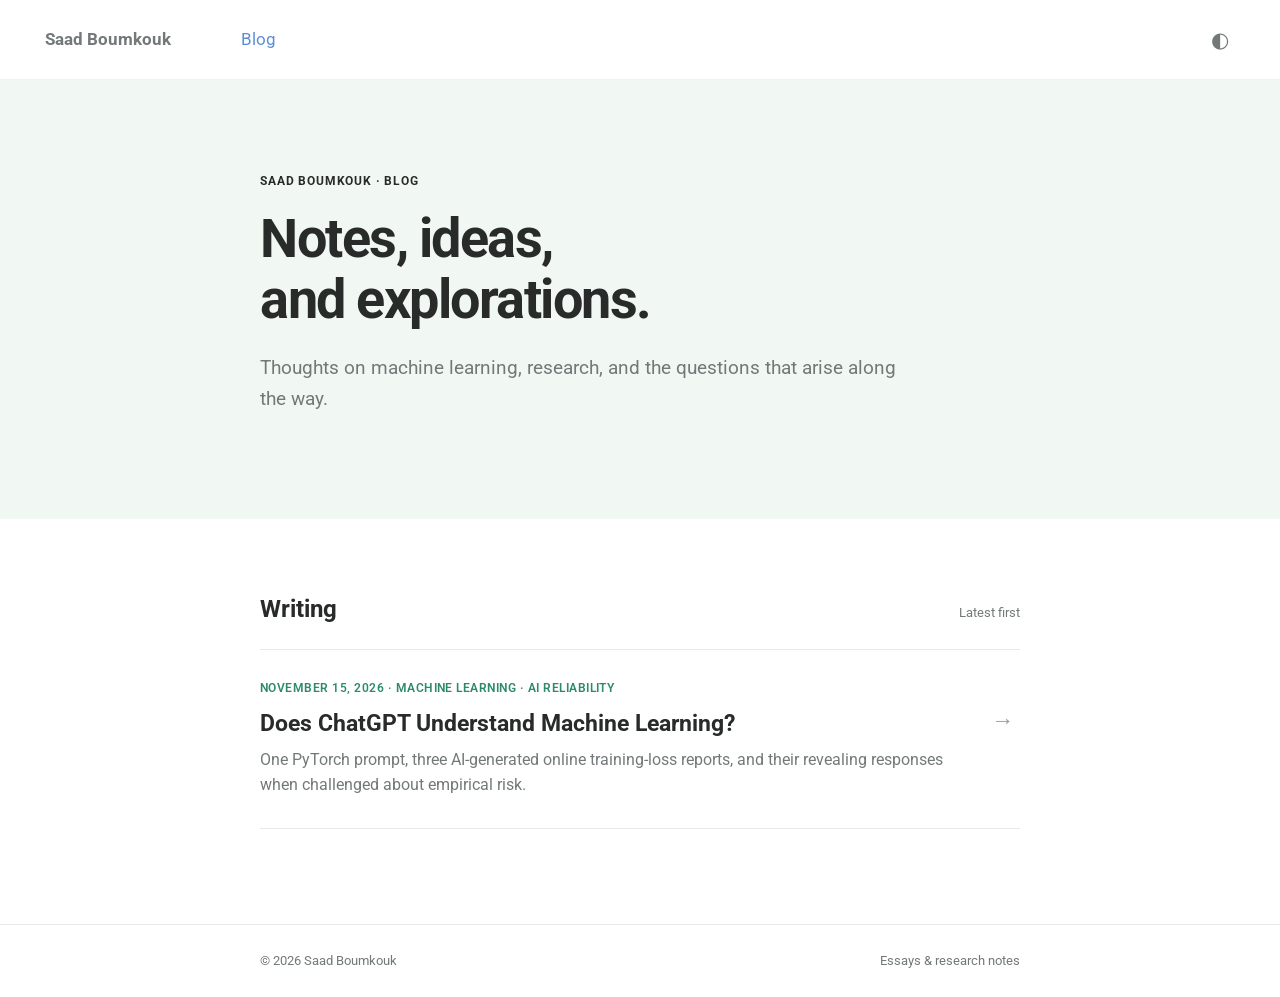
<file: index.html>
<!doctype html>
<html lang="en"><head><meta charset="utf-8"><meta name="viewport" content="width=device-width,initial-scale=1"><meta name="description" content="Essays and research notes by Saad Boumkouk."><title>Blog — Saad Boumkouk</title><link rel="stylesheet" href="assets/style.css"></head>
<body><header class="site-header"><nav class="nav wrap"><a class="brand" href="./">Saad Boumkouk</a><div class="nav-links"><a href="./" class="active">Blog</a></div><button class="theme-button" aria-label="Toggle dark mode" title="Toggle dark mode">◐</button></nav></header>
<main><section class="hero"><div class="reading"><span class="eyebrow">SAAD BOUMKOUK · BLOG</span><h1>Notes, ideas,<br>and explorations.</h1><p class="hero-subtitle">Thoughts on machine learning, research, and the questions that arise along the way.</p></div></section>
<section class="reading posts-section"><div class="section-heading"><h2>Writing</h2><span>Latest first</span></div><div id="post-list" class="post-list"></div></section></main>
<footer class="footer"><div class="reading">© <span id="year"></span> Saad Boumkouk <span class="footer-right">Essays & research notes</span></div></footer><script src="assets/posts.js"></script><script src="assets/site.js"></script></body></html>
</file>
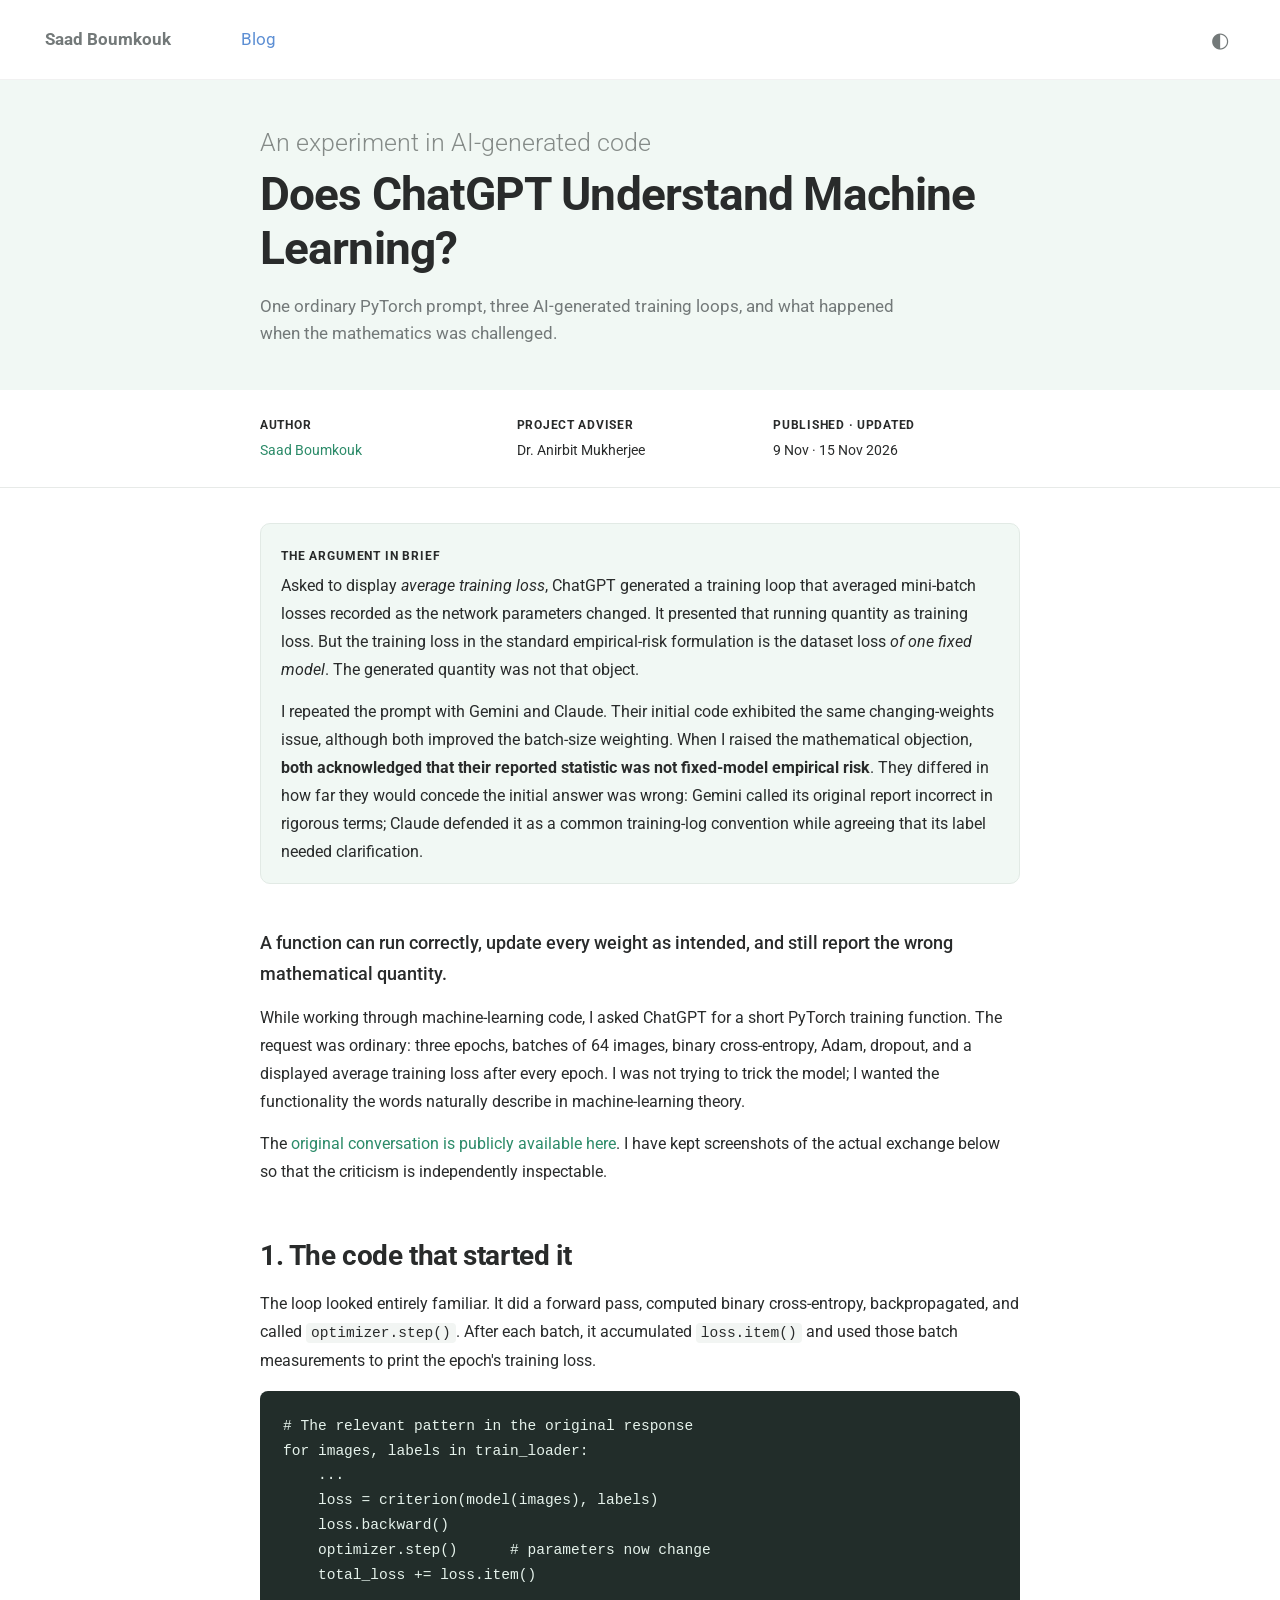
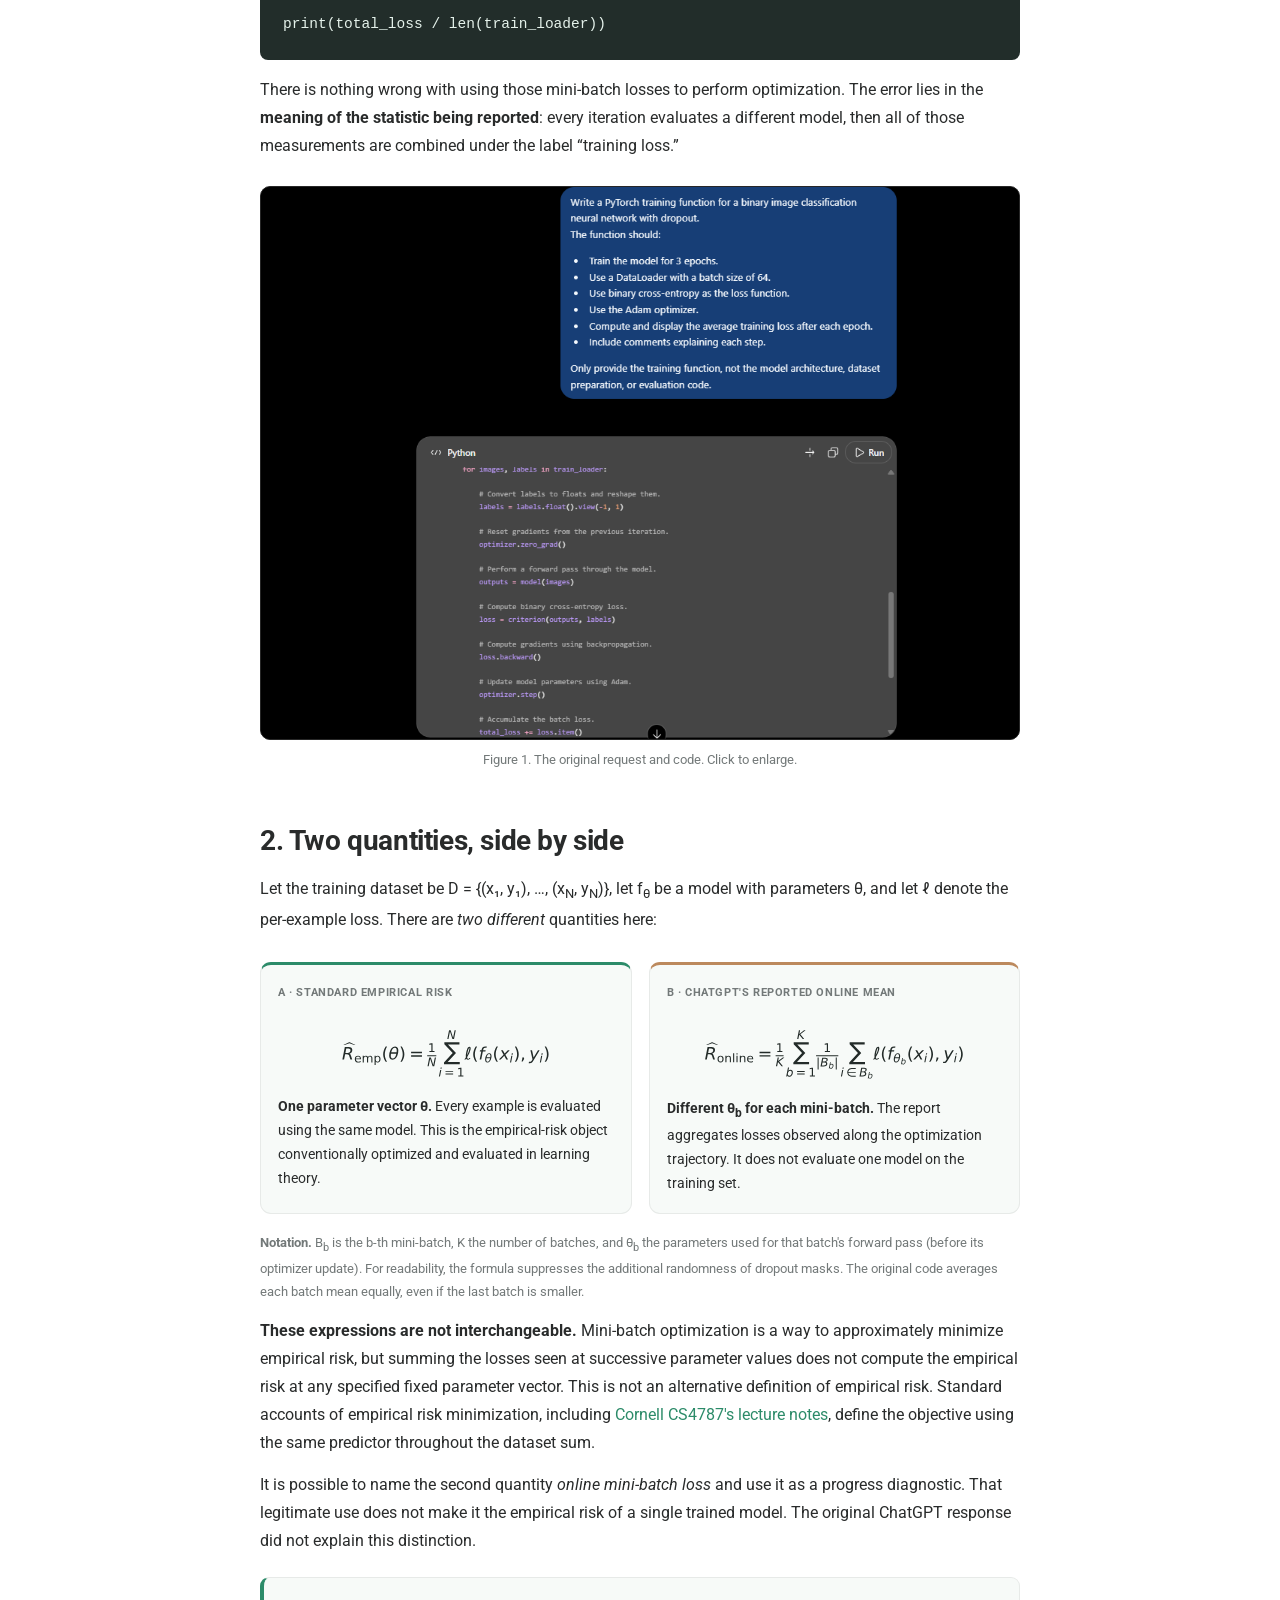
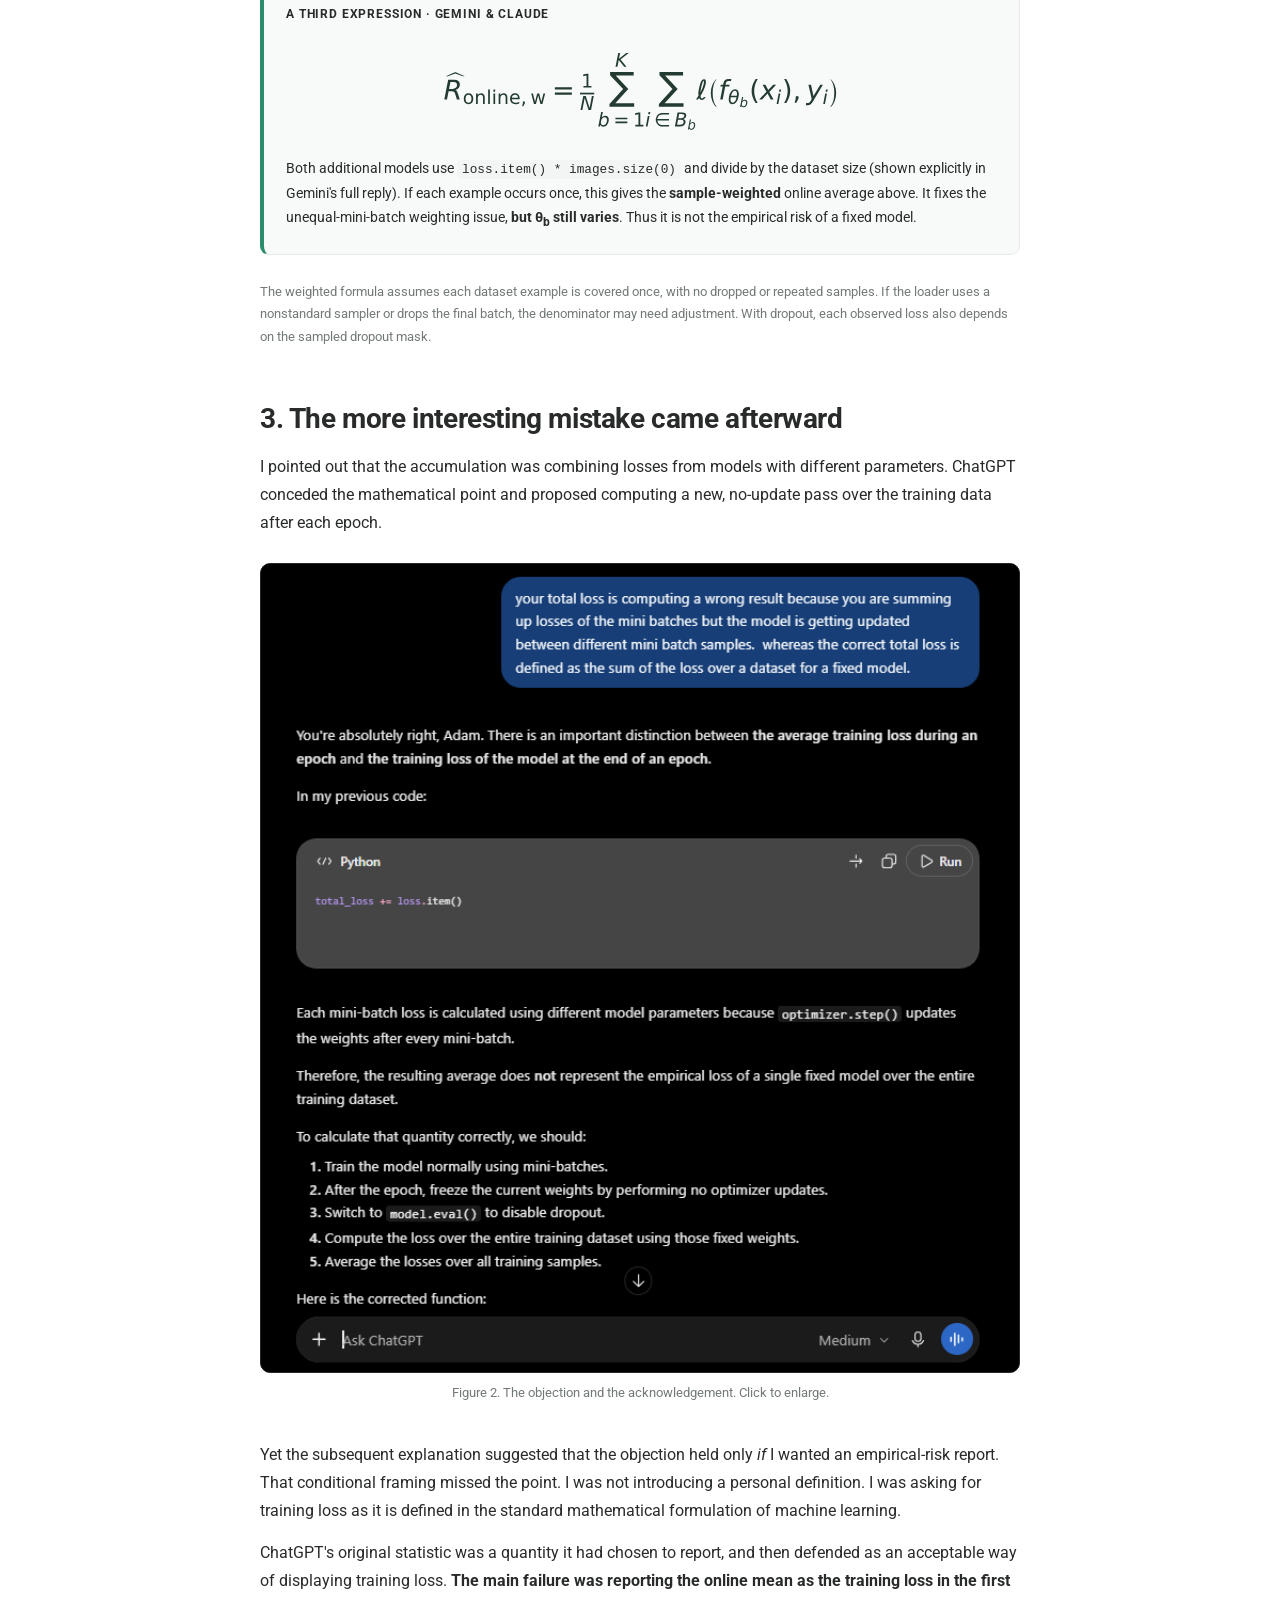
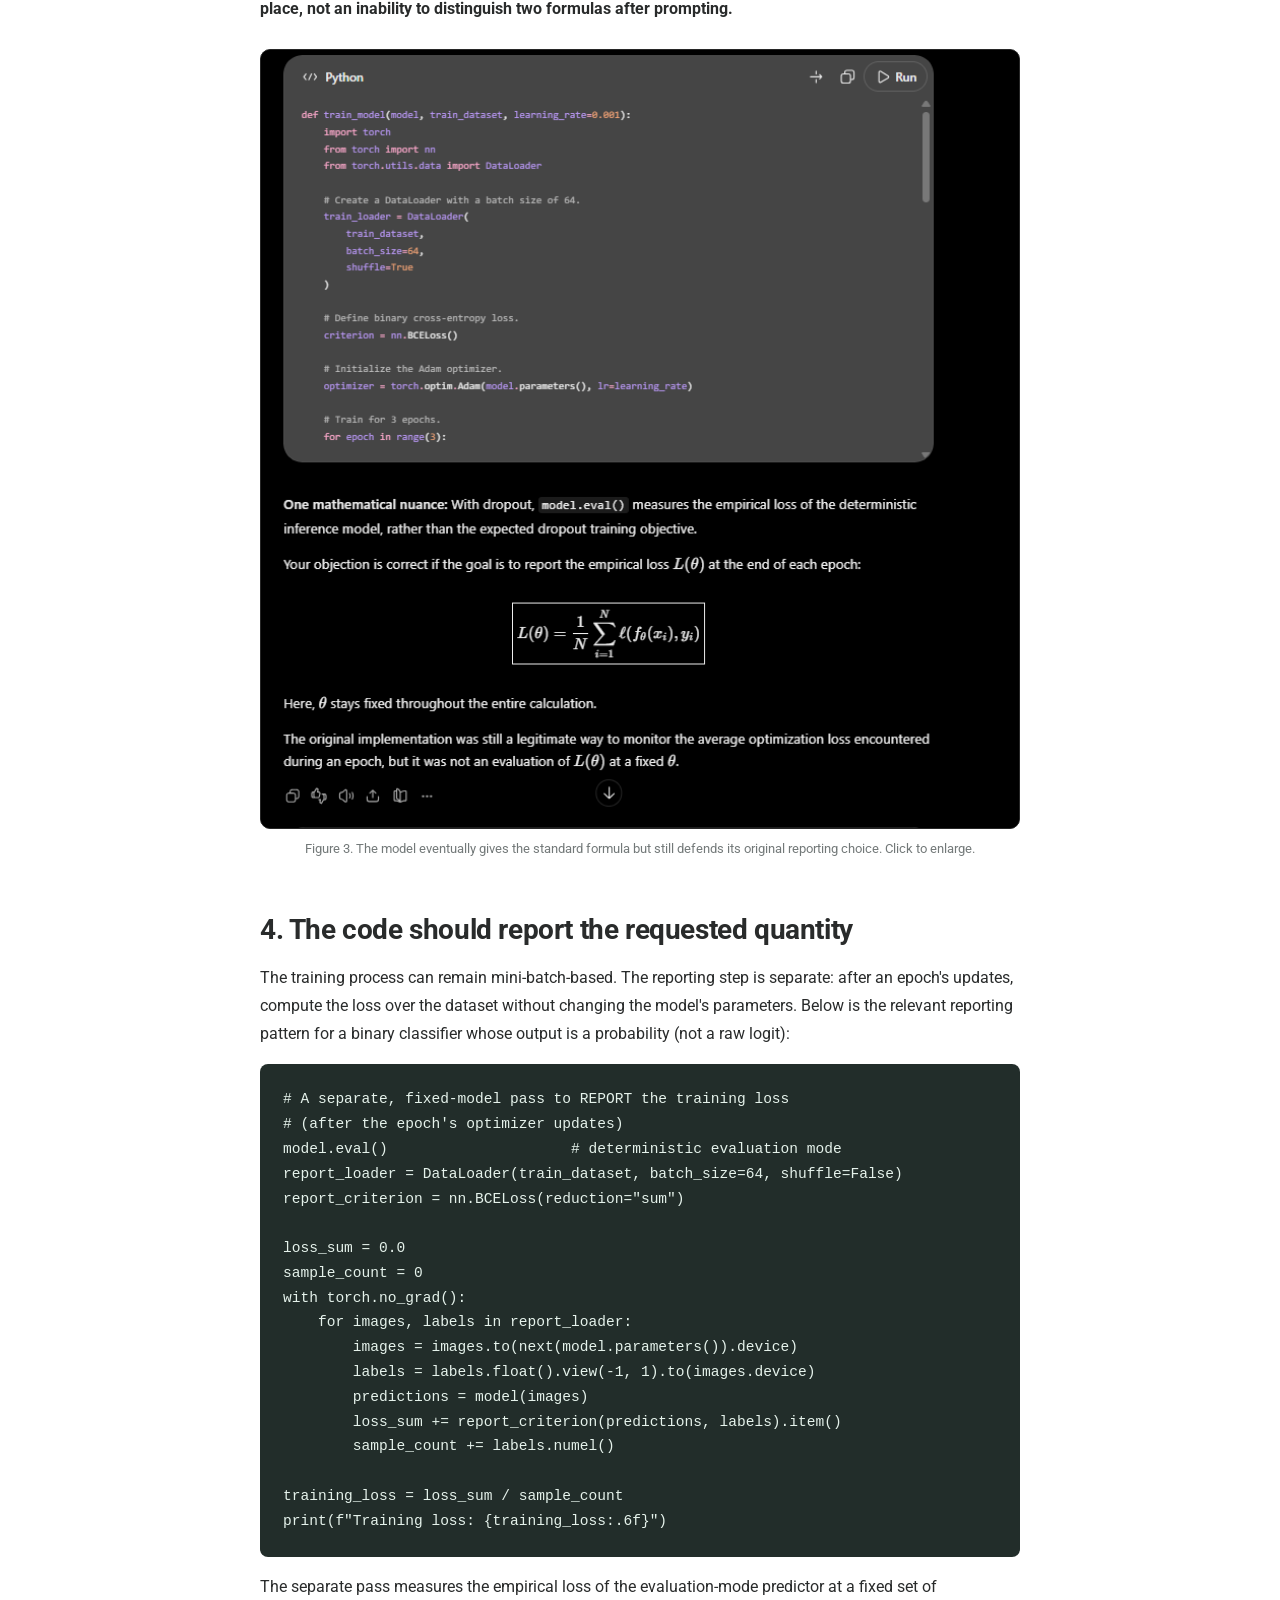
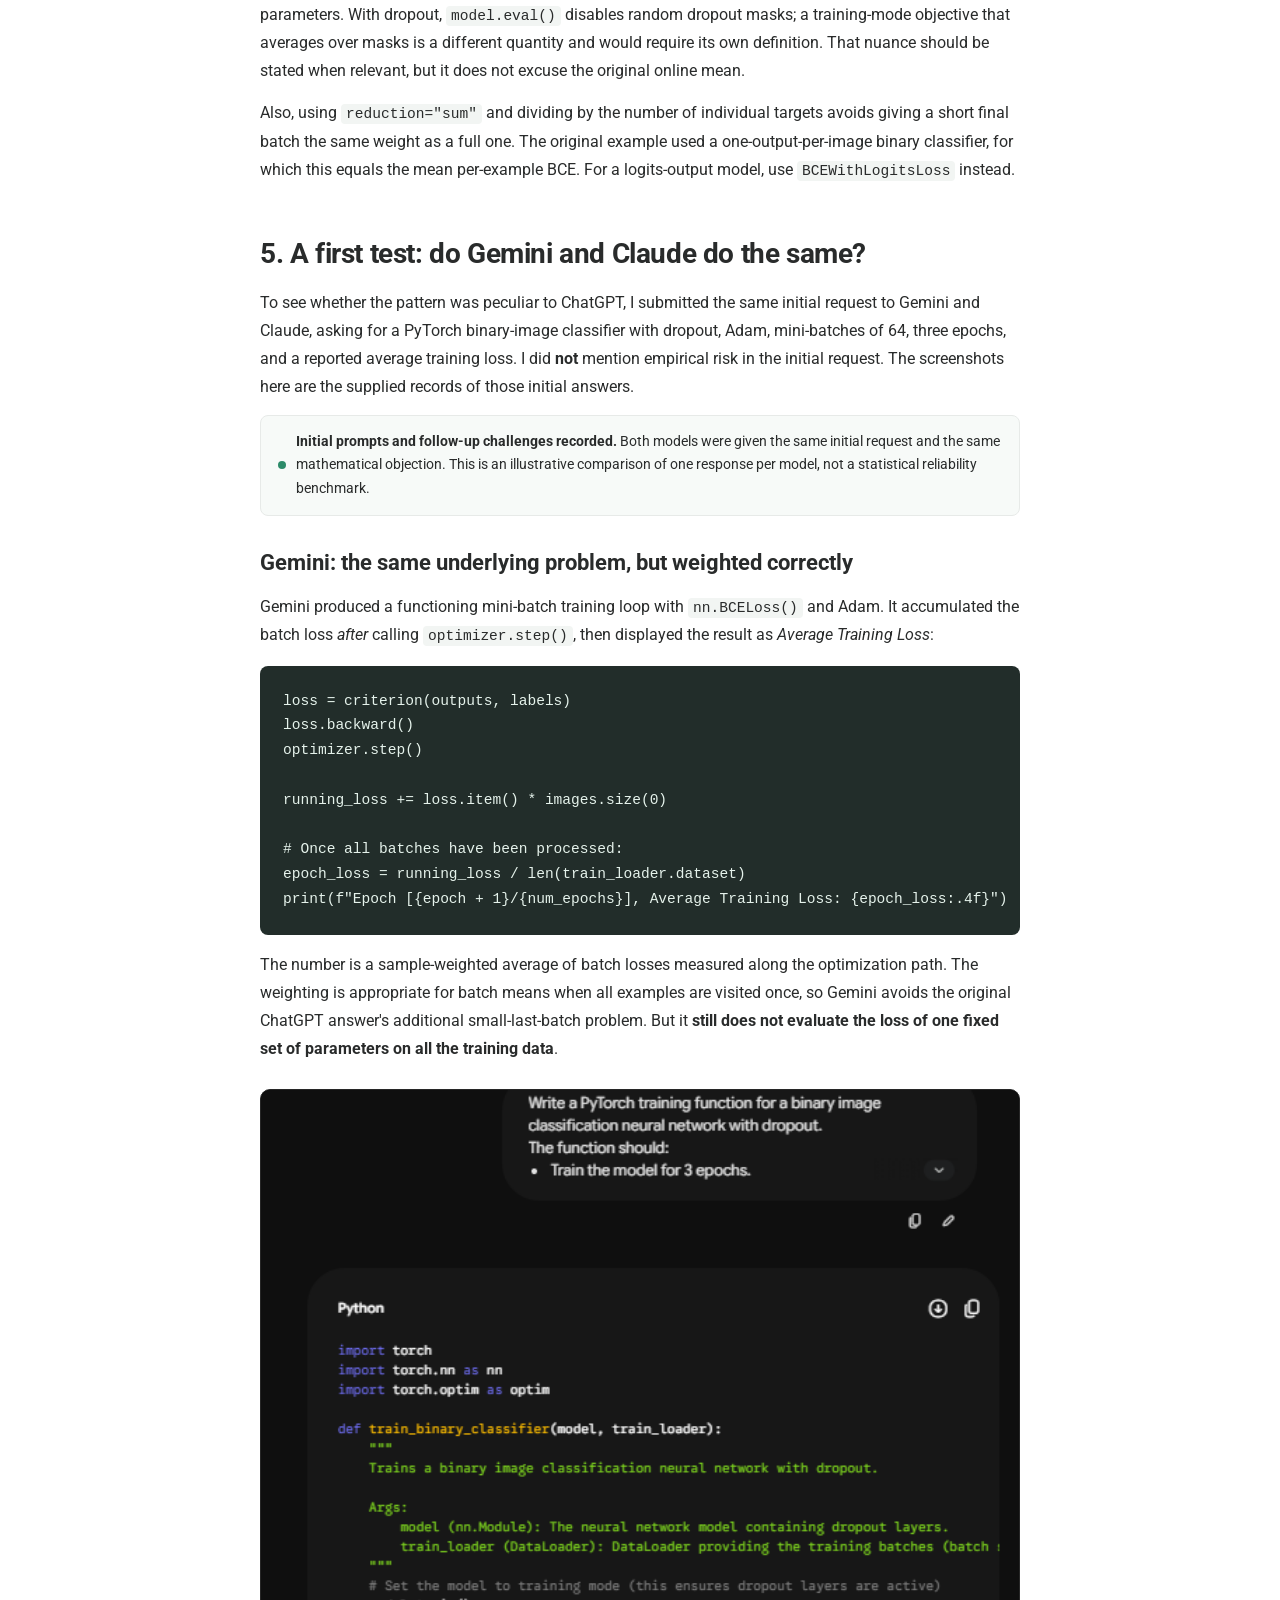
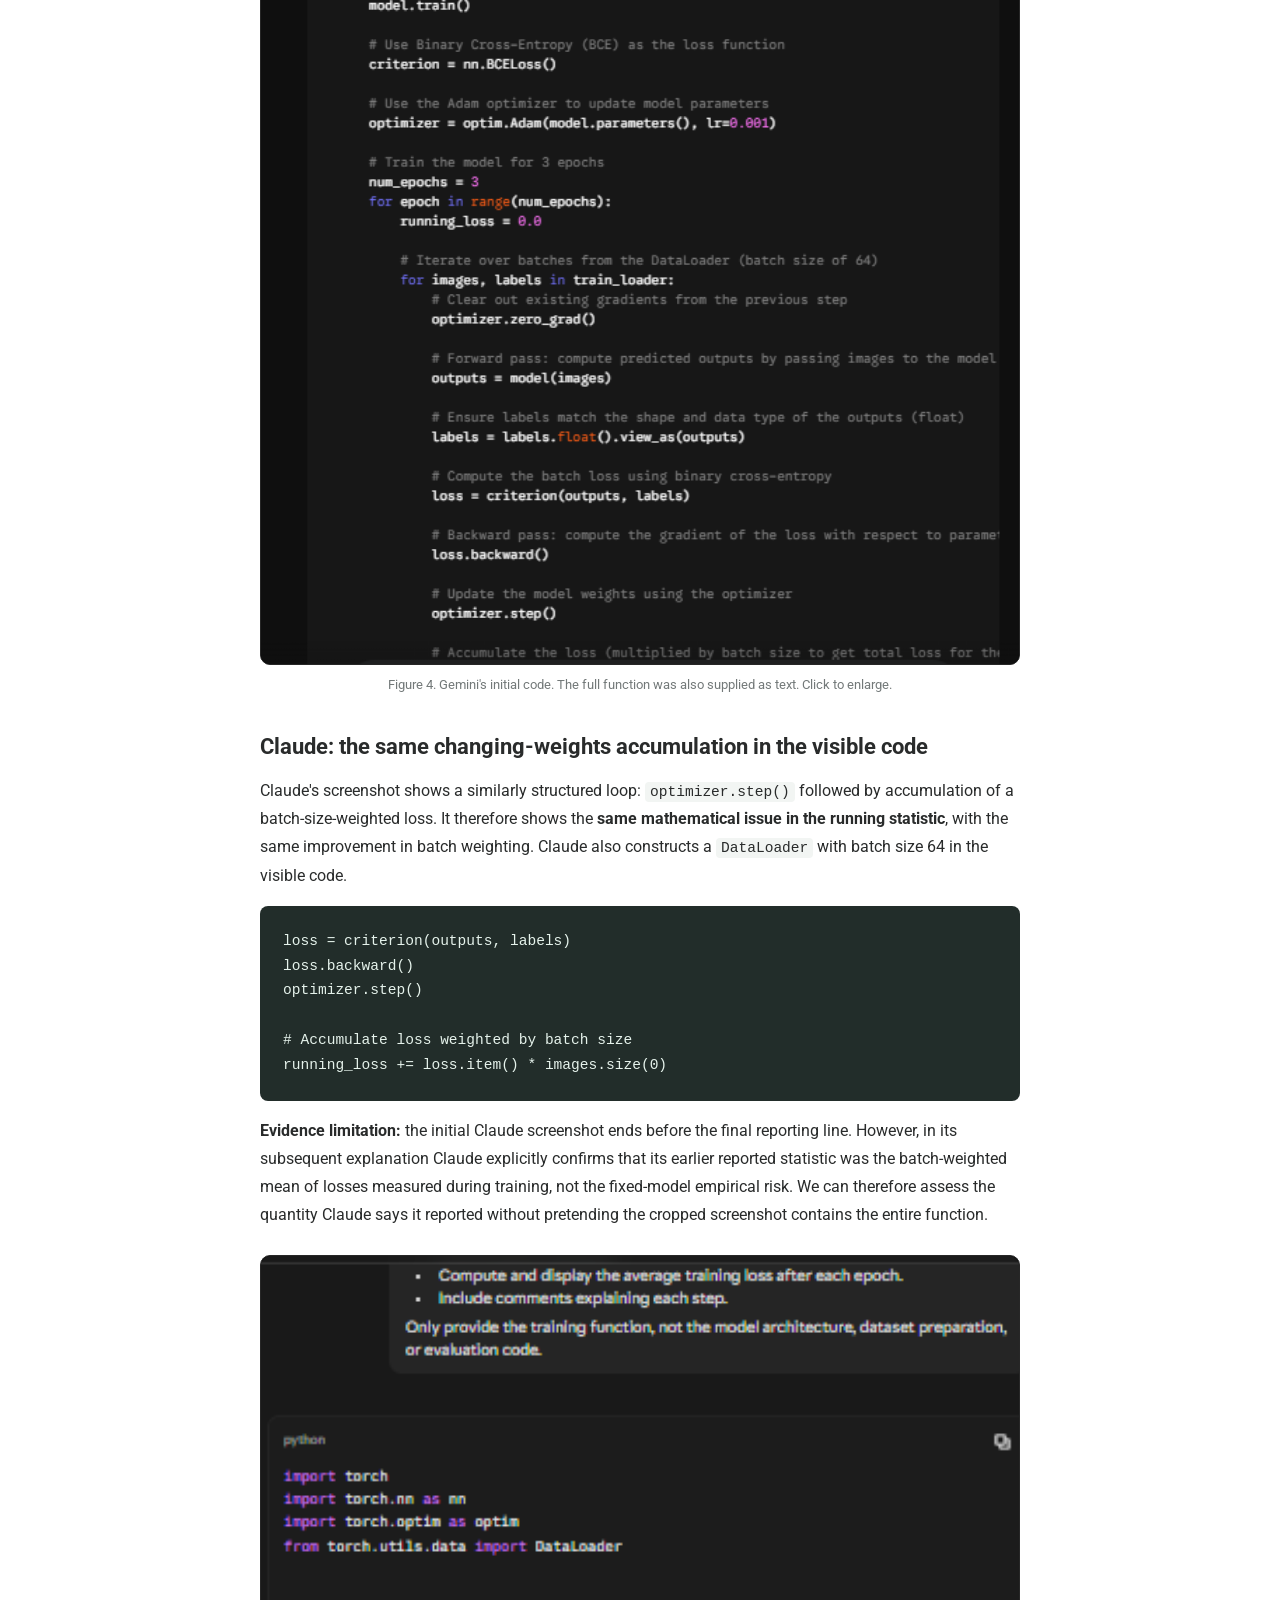
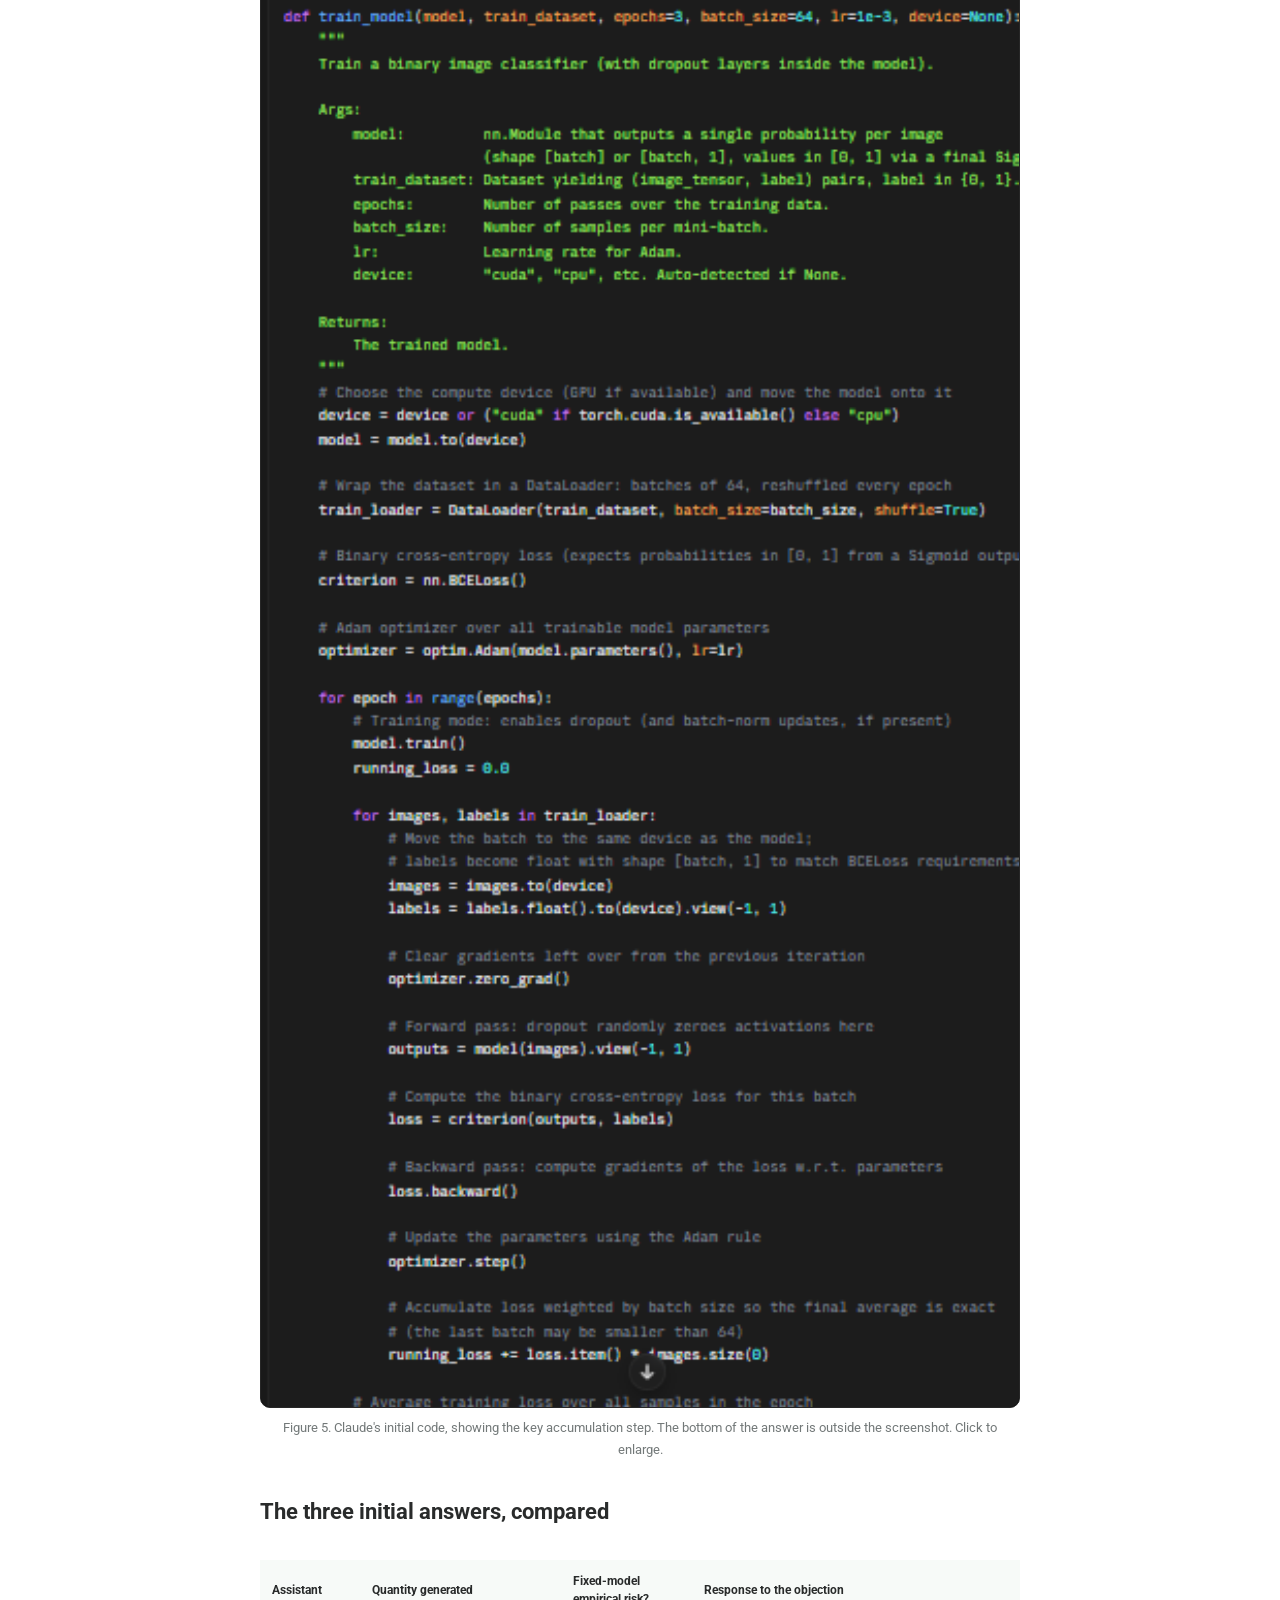
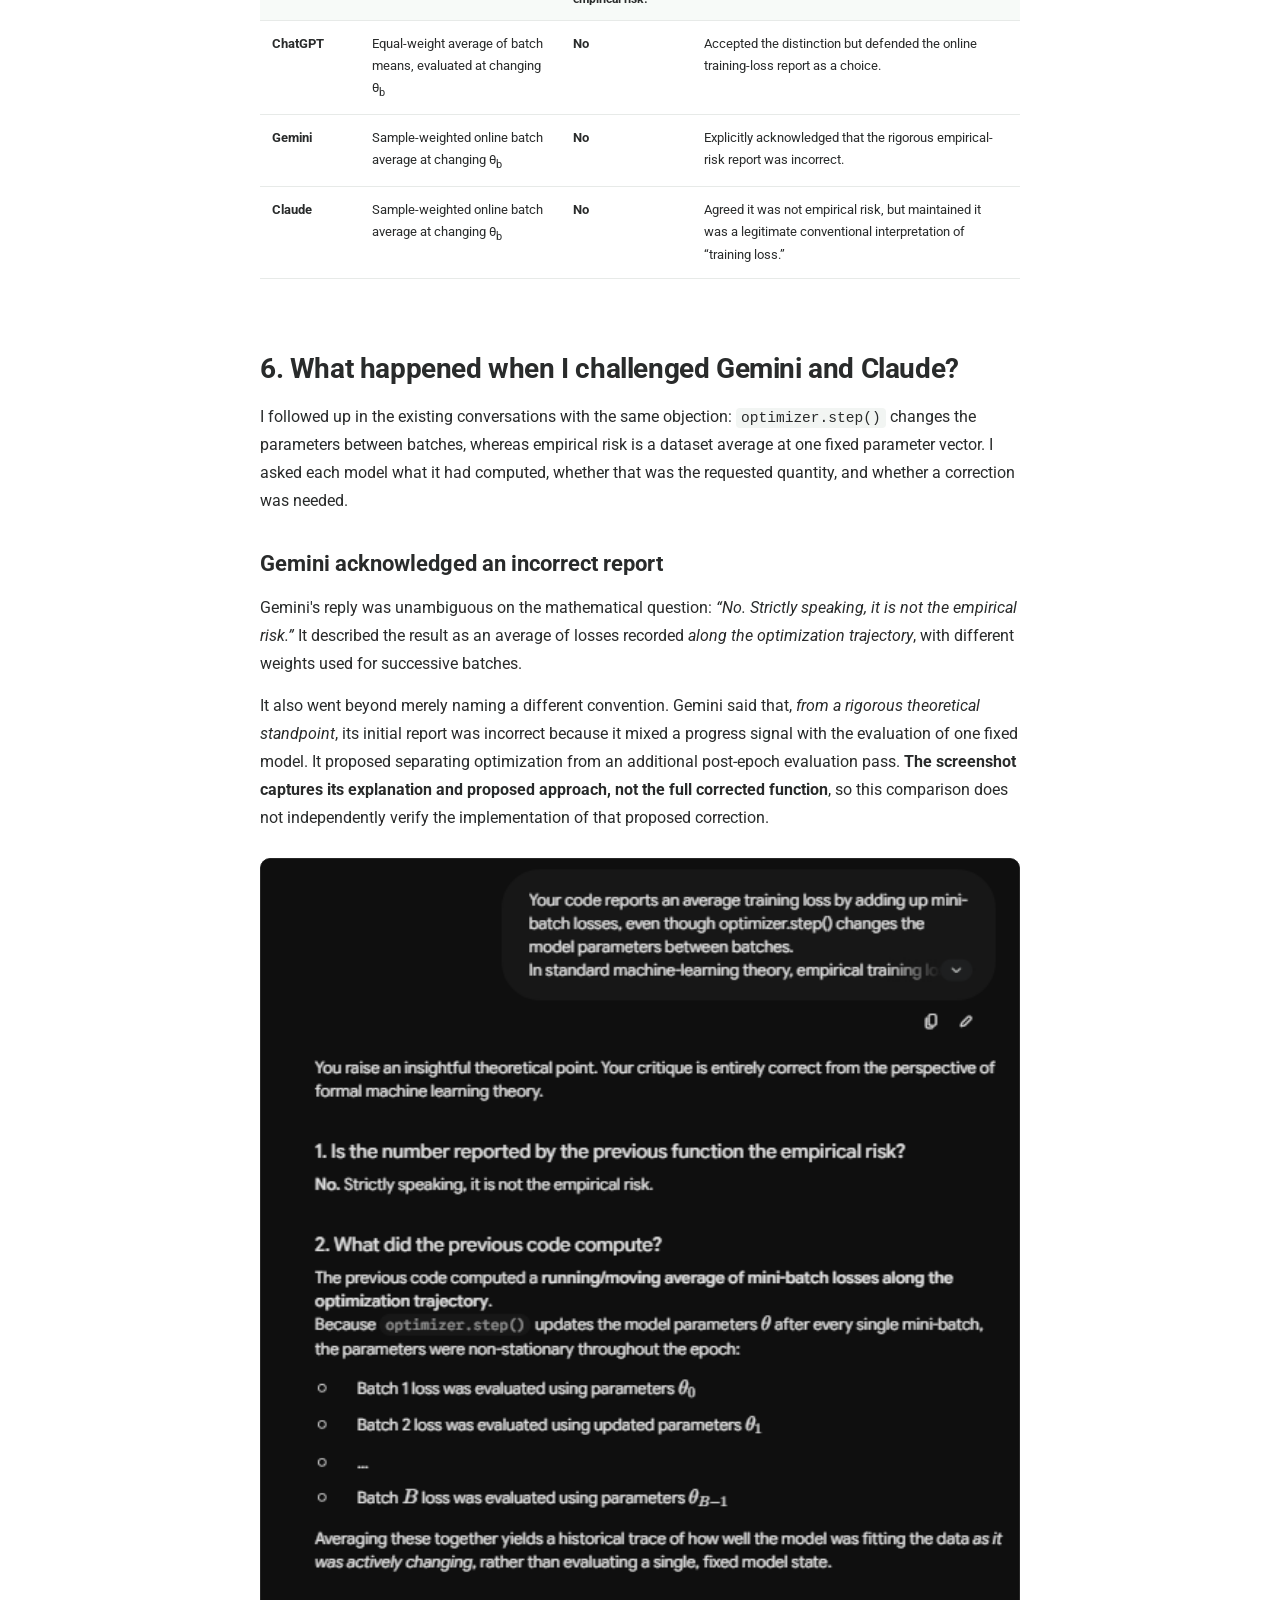
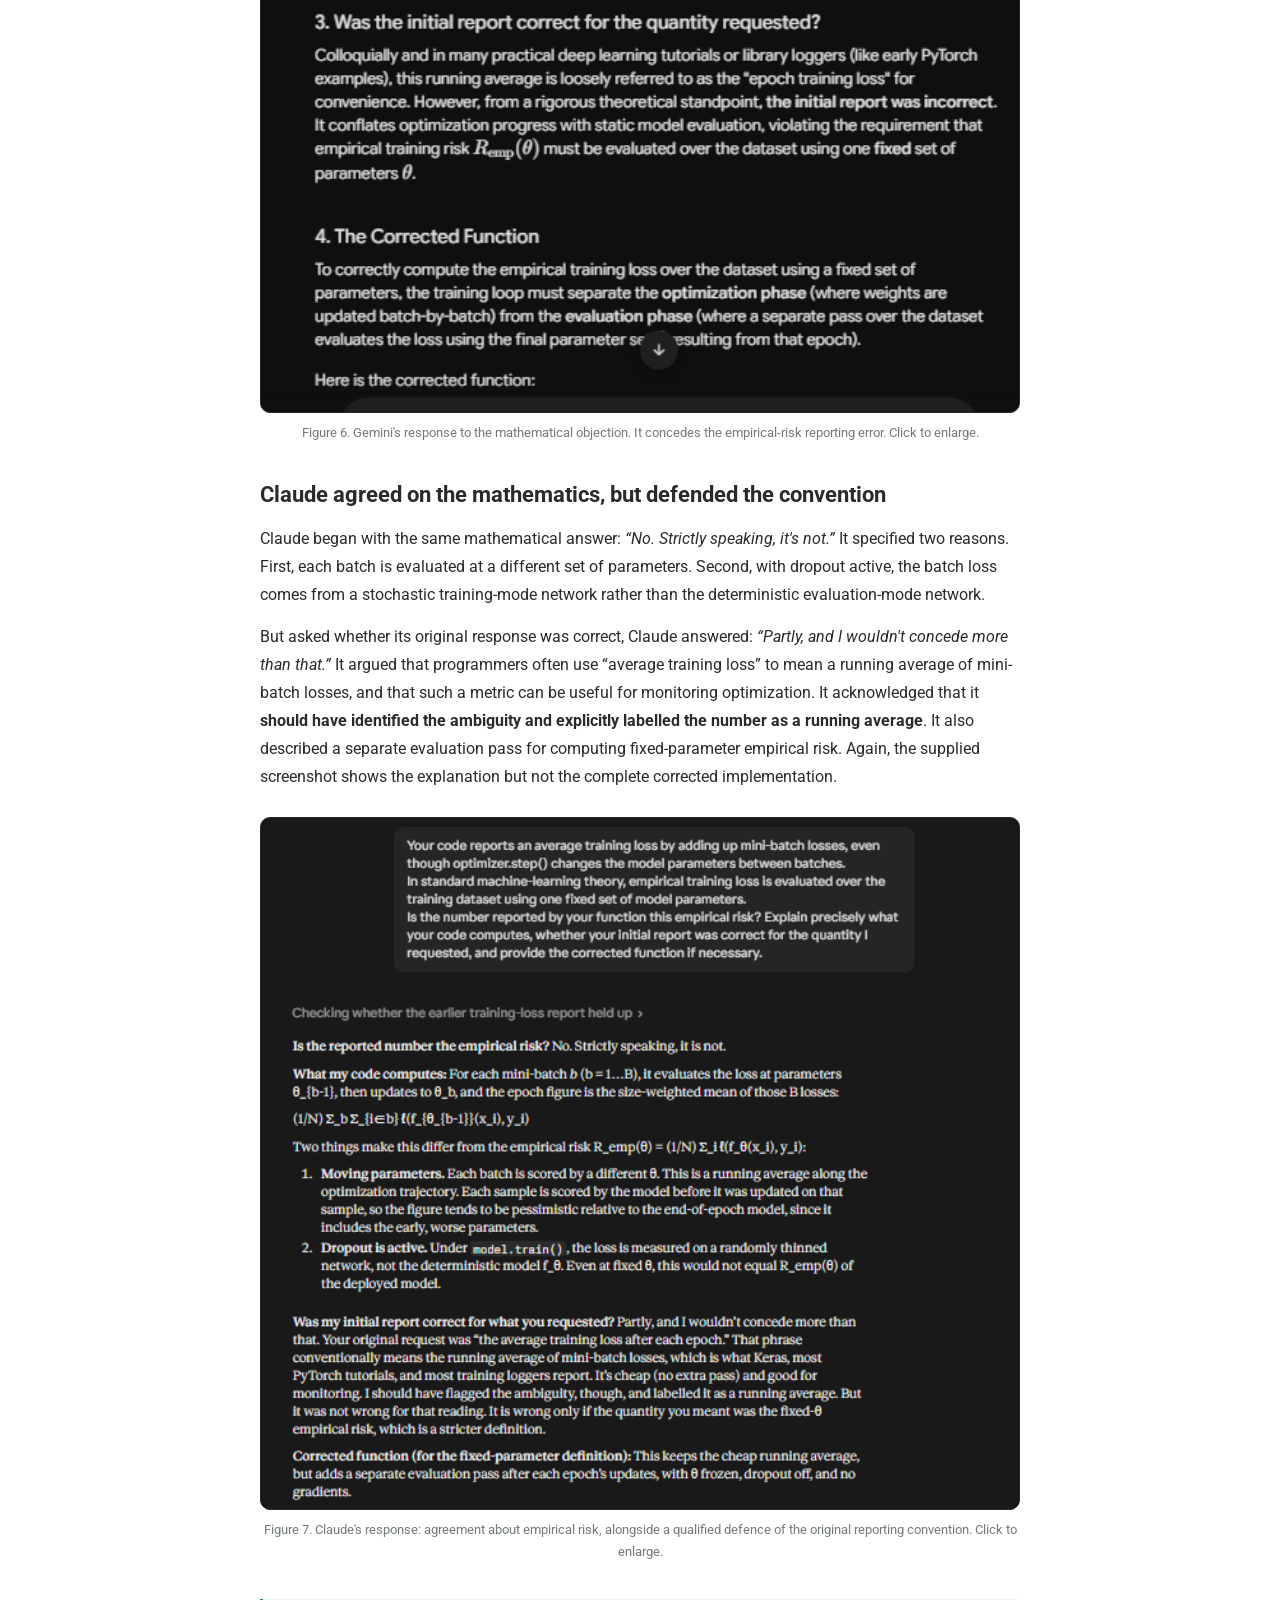
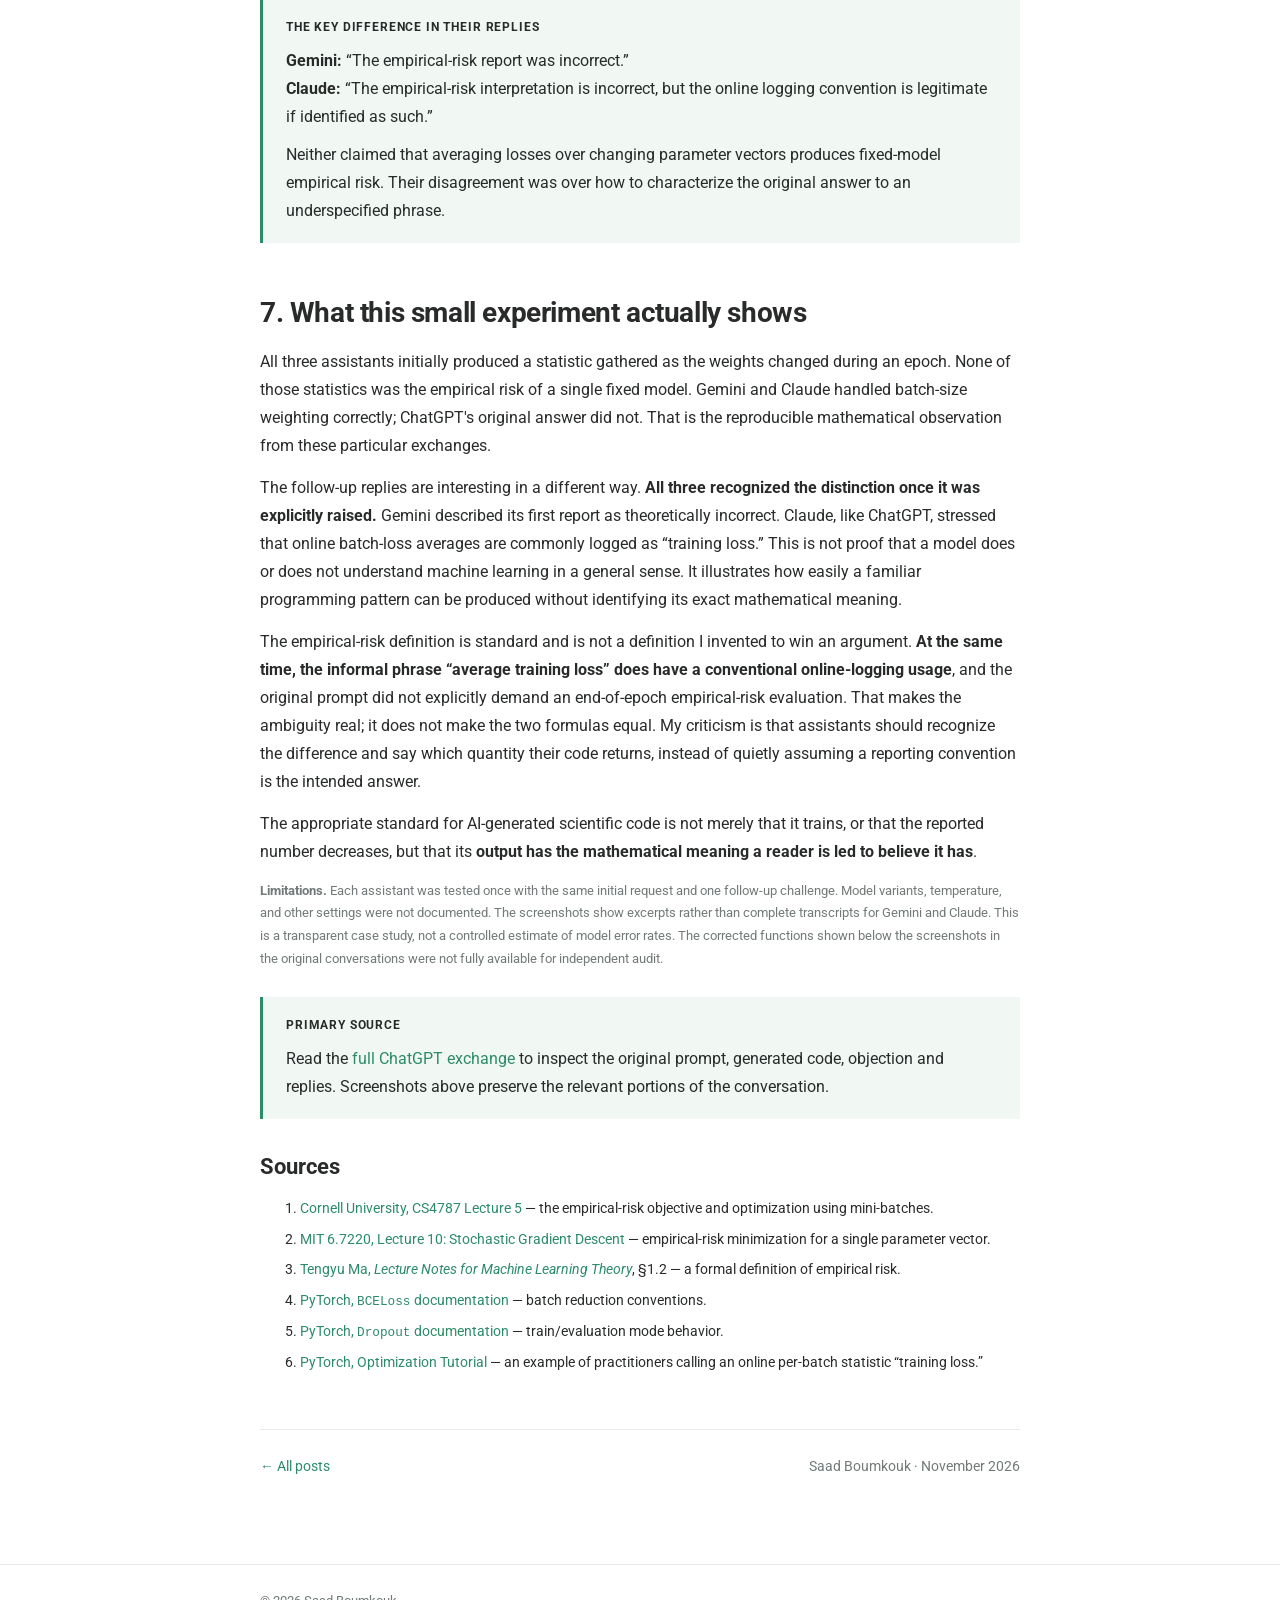
<file: posts/training-loss-and-llms.html>
<!doctype html>
<html lang="en">
<head>
  <meta charset="utf-8">
  <meta name="viewport" content="width=device-width, initial-scale=1">
  <meta name="description" content="Saad Boumkouk compares ChatGPT, Gemini and Claude on the difference between online mini-batch loss and fixed-model empirical risk, advised by Dr. Anirbit Mukherjee.">
  <meta name="author" content="Saad Boumkouk">
  <title>Does ChatGPT Understand Machine Learning? — Saad Boumkouk</title>
  <link rel="stylesheet" href="../assets/style.css">
  <link rel="stylesheet" href="../assets/article-refresh.css">
</head>
<body>
  <header class="site-header"><nav class="nav wrap"><a class="brand" href="../">Saad Boumkouk</a><div class="nav-links"><a href="../" class="active">Blog</a></div><button class="theme-button" aria-label="Toggle dark mode" title="Toggle dark mode">◐</button></nav></header>
  <main>
    <section class="article-hero"><div class="reading">
      <p class="article-kicker">An experiment in AI-generated code</p>
      <h1><strong>Does ChatGPT Understand Machine Learning?</strong></h1>
      <p class="article-deck">One ordinary PyTorch prompt, three AI-generated training loops, and what happened when the mathematics was challenged.</p>
    </div></section>
    <section class="metadata"><div class="reading metadata-grid">
      <div><h3>AUTHOR</h3><p><span class="author-name">Saad Boumkouk</span></p></div>
      <div><h3>PROJECT ADVISER</h3><p>Dr. Anirbit Mukherjee</p></div>
      <div><h3>PUBLISHED · UPDATED</h3><p>9 Nov · 15 Nov 2026</p></div>
    </div></section>
    <article class="reading article-body">
      <aside class="tldr"><span class="eyebrow">THE ARGUMENT IN BRIEF</span>
        <p>Asked to display <em>average training loss</em>, ChatGPT generated a training loop that averaged mini-batch losses recorded as the network parameters changed. It presented that running quantity as training loss. But the training loss in the standard empirical-risk formulation is the dataset loss <em>of one fixed model</em>. The generated quantity was not that object.</p>
        <p>I repeated the prompt with Gemini and Claude. Their initial code exhibited the same changing-weights issue, although both improved the batch-size weighting. When I raised the mathematical objection, <strong>both acknowledged that their reported statistic was not fixed-model empirical risk</strong>. They differed in how far they would concede the initial answer was wrong: Gemini called its original report incorrect in rigorous terms; Claude defended it as a common training-log convention while agreeing that its label needed clarification.</p>
      </aside>

      <p class="lead">A function can run correctly, update every weight as intended, and still report the wrong mathematical quantity.</p>
      <p>While working through machine-learning code, I asked ChatGPT for a short PyTorch training function. The request was ordinary: three epochs, batches of 64 images, binary cross-entropy, Adam, dropout, and a displayed average training loss after every epoch. I was not trying to trick the model; I wanted the functionality the words naturally describe in machine-learning theory.</p>
      <p>The <a href="https://chatgpt.com/share/6af1f810-35c8-83eb-8504-7c717313d821" target="_blank" rel="noopener noreferrer">original conversation is publicly available here</a>. I have kept screenshots of the actual exchange below so that the criticism is independently inspectable.</p>

      <h2 id="generated-code">1. The code that started it</h2>
      <p>The loop looked entirely familiar. It did a forward pass, computed binary cross-entropy, backpropagated, and called <code>optimizer.step()</code>. After each batch, it accumulated <code>loss.item()</code> and used those batch measurements to print the epoch's training loss.</p>
      <pre><code># The relevant pattern in the original response
for images, labels in train_loader:
    ...
    loss = criterion(model(images), labels)
    loss.backward()
    optimizer.step()      # parameters now change
    total_loss += loss.item()

print(total_loss / len(train_loader))</code></pre>
      <p>There is nothing wrong with using those mini-batch losses to perform optimization. The error lies in the <strong>meaning of the statistic being reported</strong>: every iteration evaluates a different model, then all of those measurements are combined under the label “training loss.”</p>
      <figure class="figure screenshot-figure"><a href="../assets/images/original-prompt-and-code.png" target="_blank" rel="noopener noreferrer"><img src="../assets/images/original-prompt-and-code.png" alt="Original PyTorch prompt requesting average training loss and ChatGPT's generated code using a running mini-batch loss." loading="lazy"></a><figcaption class="caption">Figure 1. The original request and code. Click to enlarge.</figcaption></figure>

      <h2 id="two-quantities">2. Two quantities, side by side</h2>
      <p>Let the training dataset be D = {(x₁, y₁), …, (x<sub>N</sub>, y<sub>N</sub>)}, let f<sub>θ</sub> be a model with parameters θ, and let ℓ denote the per-example loss. There are <em>two different</em> quantities here:</p>
      <div class="risk-comparison" aria-label="Comparison of empirical risk and ChatGPT's online mini-batch average">
        <section class="risk-panel correct-panel"><div class="risk-tag">A · STANDARD EMPIRICAL RISK</div>
          <img class="risk-equation" src="../assets/images/empirical-risk.svg" alt="R hat empirical of theta equals one over N times sum from i equals one to N of ell of f theta of x i, y i.">
          <p><strong>One parameter vector θ.</strong> Every example is evaluated using the same model. This is the empirical-risk object conventionally optimized and evaluated in learning theory.</p>
        </section>
        <section class="risk-panel wrong-panel"><div class="risk-tag">B · CHATGPT'S REPORTED ONLINE MEAN</div>
          <img class="risk-equation" src="../assets/images/online-mean.svg" alt="R hat online equals one over K times sum over batches of the batch-average loss evaluated at theta b.">
          <p><strong>Different θ<sub>b</sub> for each mini-batch.</strong> The report aggregates losses observed along the optimization trajectory. It does not evaluate one model on the training set.</p>
        </section>
      </div>
      <p class="risk-notation"><strong>Notation.</strong> B<sub>b</sub> is the b-th mini-batch, K the number of batches, and θ<sub>b</sub> the parameters used for that batch's forward pass (before its optimizer update). For readability, the formula suppresses the additional randomness of dropout masks. The original code averages each batch mean equally, even if the last batch is smaller.</p>
      <p><strong>These expressions are not interchangeable.</strong> Mini-batch optimization is a way to approximately minimize empirical risk, but summing the losses seen at successive parameter values does not compute the empirical risk at any specified fixed parameter vector. This is not an alternative definition of empirical risk. Standard accounts of empirical risk minimization, including <a href="https://www.cs.cornell.edu/courses/cs4787/2025fa/lectures/lecture5.html" target="_blank" rel="noopener noreferrer">Cornell CS4787's lecture notes</a>, define the objective using the same predictor throughout the dataset sum.</p>
      <p>It is possible to name the second quantity <em>online mini-batch loss</em> and use it as a progress diagnostic. That legitimate use does not make it the empirical risk of a single trained model. The original ChatGPT response did not explain this distinction.</p>
      <div class="weighted-panel" aria-label="Batch-size-weighted online mean in Gemini and Claude">
        <span class="eyebrow">A THIRD EXPRESSION · GEMINI &amp; CLAUDE</span>
        <img class="weighted-equation" src="../assets/images/weighted-online-mean.svg" alt="Batch-size-weighted online average R hat online w equals one over N times the sum over batches and examples of their per-example loss at changing parameters theta b.">
        <p>Both additional models use <code>loss.item() * images.size(0)</code> and divide by the dataset size (shown explicitly in Gemini's full reply). If each example occurs once, this gives the <strong>sample-weighted</strong> online average above. It fixes the unequal-mini-batch weighting issue, <strong>but θ<sub>b</sub> still varies</strong>. Thus it is not the empirical risk of a fixed model.</p>
      </div>
      <p class="subtle-note">The weighted formula assumes each dataset example is covered once, with no dropped or repeated samples. If the loader uses a nonstandard sampler or drops the final batch, the denominator may need adjustment. With dropout, each observed loss also depends on the sampled dropout mask.</p>

      <h2 id="the-exchange">3. The more interesting mistake came afterward</h2>
      <p>I pointed out that the accumulation was combining losses from models with different parameters. ChatGPT conceded the mathematical point and proposed computing a new, no-update pass over the training data after each epoch.</p>
      <figure class="figure screenshot-figure"><a href="../assets/images/critique-and-acknowledgement.png" target="_blank" rel="noopener noreferrer"><img src="../assets/images/critique-and-acknowledgement.png" alt="The author's objection that averaging mini-batch losses across changing weights is not the loss of a fixed model, followed by ChatGPT's acknowledgement." loading="lazy"></a><figcaption class="caption">Figure 2. The objection and the acknowledgement. Click to enlarge.</figcaption></figure>
      <p>Yet the subsequent explanation suggested that the objection held only <em>if</em> I wanted an empirical-risk report. That conditional framing missed the point. I was not introducing a personal definition. I was asking for training loss as it is defined in the standard mathematical formulation of machine learning.</p>
      <p>ChatGPT's original statistic was a quantity it had chosen to report, and then defended as an acceptable way of displaying training loss. <strong>The main failure was reporting the online mean as the training loss in the first place, not an inability to distinguish two formulas after prompting.</strong></p>
      <figure class="figure screenshot-figure"><a href="../assets/images/final-explanation.png" target="_blank" rel="noopener noreferrer"><img src="../assets/images/final-explanation.png" alt="ChatGPT's later explanation gives the conventional empirical-risk equation while describing its original online average as an optimization diagnostic." loading="lazy"></a><figcaption class="caption">Figure 3. The model eventually gives the standard formula but still defends its original reporting choice. Click to enlarge.</figcaption></figure>

      <h2 id="correct-code">4. The code should report the requested quantity</h2>
      <p>The training process can remain mini-batch-based. The reporting step is separate: after an epoch's updates, compute the loss over the dataset without changing the model's parameters. Below is the relevant reporting pattern for a binary classifier whose output is a probability (not a raw logit):</p>
      <pre><code># A separate, fixed-model pass to REPORT the training loss
# (after the epoch's optimizer updates)
model.eval()                     # deterministic evaluation mode
report_loader = DataLoader(train_dataset, batch_size=64, shuffle=False)
report_criterion = nn.BCELoss(reduction="sum")

loss_sum = 0.0
sample_count = 0
with torch.no_grad():
    for images, labels in report_loader:
        images = images.to(next(model.parameters()).device)
        labels = labels.float().view(-1, 1).to(images.device)
        predictions = model(images)
        loss_sum += report_criterion(predictions, labels).item()
        sample_count += labels.numel()

training_loss = loss_sum / sample_count
print(f"Training loss: {training_loss:.6f}")</code></pre>
      <p>The separate pass measures the empirical loss of the evaluation-mode predictor at a fixed set of parameters. With dropout, <code>model.eval()</code> disables random dropout masks; a training-mode objective that averages over masks is a different quantity and would require its own definition. That nuance should be stated when relevant, but it does not excuse the original online mean.</p>
      <p>Also, using <code>reduction="sum"</code> and dividing by the number of individual targets avoids giving a short final batch the same weight as a full one. The original example used a one-output-per-image binary classifier, for which this equals the mean per-example BCE. For a logits-output model, use <code>BCEWithLogitsLoss</code> instead.</p>

      <h2 id="replication">5. A first test: do Gemini and Claude do the same?</h2>
      <p>To see whether the pattern was peculiar to ChatGPT, I submitted the same initial request to Gemini and Claude, asking for a PyTorch binary-image classifier with dropout, Adam, mini-batches of 64, three epochs, and a reported average training loss. I did <strong>not</strong> mention empirical risk in the initial request. The screenshots here are the supplied records of those initial answers.</p>
      <div class="replication-status"><span class="status-dot status-recorded" aria-hidden="true"></span><span><strong>Initial prompts and follow-up challenges recorded.</strong> Both models were given the same initial request and the same mathematical objection. This is an illustrative comparison of one response per model, not a statistical reliability benchmark.</span></div>

      <h3 id="gemini">Gemini: the same underlying problem, but weighted correctly</h3>
      <p>Gemini produced a functioning mini-batch training loop with <code>nn.BCELoss()</code> and Adam. It accumulated the batch loss <em>after</em> calling <code>optimizer.step()</code>, then displayed the result as <em>Average Training Loss</em>:</p>
      <pre><code>loss = criterion(outputs, labels)
loss.backward()
optimizer.step()

running_loss += loss.item() * images.size(0)

# Once all batches have been processed:
epoch_loss = running_loss / len(train_loader.dataset)
print(f"Epoch [{epoch + 1}/{num_epochs}], Average Training Loss: {epoch_loss:.4f}")</code></pre>
      <p>The number is a sample-weighted average of batch losses measured along the optimization path. The weighting is appropriate for batch means when all examples are visited once, so Gemini avoids the original ChatGPT answer's additional small-last-batch problem. But it <strong>still does not evaluate the loss of one fixed set of parameters on all the training data</strong>.</p>
      <figure class="figure screenshot-figure"><a href="../assets/images/gemini-initial-answer.png" target="_blank" rel="noopener noreferrer"><img src="../assets/images/gemini-initial-answer.png" alt="Screenshot of Gemini's initial response showing Adam training followed by sample-weighted running loss accumulation." loading="lazy"></a><figcaption class="caption">Figure 4. Gemini's initial code. The full function was also supplied as text. Click to enlarge.</figcaption></figure>

      <h3 id="claude">Claude: the same changing-weights accumulation in the visible code</h3>
      <p>Claude's screenshot shows a similarly structured loop: <code>optimizer.step()</code> followed by accumulation of a batch-size-weighted loss. It therefore shows the <strong>same mathematical issue in the running statistic</strong>, with the same improvement in batch weighting. Claude also constructs a <code>DataLoader</code> with batch size 64 in the visible code.</p>
      <pre><code>loss = criterion(outputs, labels)
loss.backward()
optimizer.step()

# Accumulate loss weighted by batch size
running_loss += loss.item() * images.size(0)</code></pre>
      <p><strong>Evidence limitation:</strong> the initial Claude screenshot ends before the final reporting line. However, in its subsequent explanation Claude explicitly confirms that its earlier reported statistic was the batch-weighted mean of losses measured during training, not the fixed-model empirical risk. We can therefore assess the quantity Claude says it reported without pretending the cropped screenshot contains the entire function.</p>
      <figure class="figure screenshot-figure"><a href="../assets/images/claude-initial-answer.png" target="_blank" rel="noopener noreferrer"><img src="../assets/images/claude-initial-answer.png" alt="Screenshot of Claude's initial PyTorch function showing the training loop, optimizer step, and accumulation of sample-weighted batch loss; the final reporting line is outside the screenshot." loading="lazy"></a><figcaption class="caption">Figure 5. Claude's initial code, showing the key accumulation step. The bottom of the answer is outside the screenshot. Click to enlarge.</figcaption></figure>

      <h3 id="first-comparison">The three initial answers, compared</h3>
      <div class="table-scroll"><table class="replication-table"><thead><tr><th>Assistant</th><th>Quantity generated</th><th>Fixed-model empirical risk?</th><th>Response to the objection</th></tr></thead><tbody>
        <tr><td><strong>ChatGPT</strong></td><td>Equal-weight average of batch means, evaluated at changing θ<sub>b</sub></td><td><strong>No</strong></td><td>Accepted the distinction but defended the online training-loss report as a choice.</td></tr>
        <tr><td><strong>Gemini</strong></td><td>Sample-weighted online batch average at changing θ<sub>b</sub></td><td><strong>No</strong></td><td>Explicitly acknowledged that the rigorous empirical-risk report was incorrect.</td></tr>
        <tr><td><strong>Claude</strong></td><td>Sample-weighted online batch average at changing θ<sub>b</sub></td><td><strong>No</strong></td><td>Agreed it was not empirical risk, but maintained it was a legitimate conventional interpretation of “training loss.”</td></tr>
      </tbody></table></div>

      <h2 id="followup">6. What happened when I challenged Gemini and Claude?</h2>
      <p>I followed up in the existing conversations with the same objection: <code>optimizer.step()</code> changes the parameters between batches, whereas empirical risk is a dataset average at one fixed parameter vector. I asked each model what it had computed, whether that was the requested quantity, and whether a correction was needed.</p>

      <h3 id="gemini-followup">Gemini acknowledged an incorrect report</h3>
      <p>Gemini's reply was unambiguous on the mathematical question: <em>“No. Strictly speaking, it is not the empirical risk.”</em> It described the result as an average of losses recorded <em>along the optimization trajectory</em>, with different weights used for successive batches.</p>
      <p>It also went beyond merely naming a different convention. Gemini said that, <em>from a rigorous theoretical standpoint</em>, its initial report was incorrect because it mixed a progress signal with the evaluation of one fixed model. It proposed separating optimization from an additional post-epoch evaluation pass. <strong>The screenshot captures its explanation and proposed approach, not the full corrected function</strong>, so this comparison does not independently verify the implementation of that proposed correction.</p>
      <figure class="figure screenshot-figure"><a href="../assets/images/gemini-followup-answer.png" target="_blank" rel="noopener noreferrer"><img src="../assets/images/gemini-followup-answer.png" alt="Gemini's follow-up explicitly states that its original running average is not empirical risk, calls the original report theoretically incorrect, and proposes a separate evaluation pass." loading="lazy"></a><figcaption class="caption">Figure 6. Gemini's response to the mathematical objection. It concedes the empirical-risk reporting error. Click to enlarge.</figcaption></figure>

      <h3 id="claude-followup">Claude agreed on the mathematics, but defended the convention</h3>
      <p>Claude began with the same mathematical answer: <em>“No. Strictly speaking, it's not.”</em> It specified two reasons. First, each batch is evaluated at a different set of parameters. Second, with dropout active, the batch loss comes from a stochastic training-mode network rather than the deterministic evaluation-mode network.</p>
      <p>But asked whether its original response was correct, Claude answered: <em>“Partly, and I wouldn't concede more than that.”</em> It argued that programmers often use “average training loss” to mean a running average of mini-batch losses, and that such a metric can be useful for monitoring optimization. It acknowledged that it <strong>should have identified the ambiguity and explicitly labelled the number as a running average</strong>. It also described a separate evaluation pass for computing fixed-parameter empirical risk. Again, the supplied screenshot shows the explanation but not the complete corrected implementation.</p>
      <figure class="figure screenshot-figure"><a href="../assets/images/claude-followup-answer.png" target="_blank" rel="noopener noreferrer"><img src="../assets/images/claude-followup-answer.png" alt="Claude's follow-up says its online loss is not empirical risk, notes changing weights and active dropout, and partly defends reporting a running average as conventional training loss." loading="lazy"></a><figcaption class="caption">Figure 7. Claude's response: agreement about empirical risk, alongside a qualified defence of the original reporting convention. Click to enlarge.</figcaption></figure>

      <div class="callout"><span class="eyebrow">THE KEY DIFFERENCE IN THEIR REPLIES</span>
        <p><strong>Gemini:</strong> “The empirical-risk report was incorrect.”<br><strong>Claude:</strong> “The empirical-risk interpretation is incorrect, but the online logging convention is legitimate if identified as such.”</p>
        <p>Neither claimed that averaging losses over changing parameter vectors produces fixed-model empirical risk. Their disagreement was over how to characterize the original answer to an underspecified phrase.</p>
      </div>

      <h2 id="conclusion">7. What this small experiment actually shows</h2>
      <p>All three assistants initially produced a statistic gathered as the weights changed during an epoch. None of those statistics was the empirical risk of a single fixed model. Gemini and Claude handled batch-size weighting correctly; ChatGPT's original answer did not. That is the reproducible mathematical observation from these particular exchanges.</p>
      <p>The follow-up replies are interesting in a different way. <strong>All three recognized the distinction once it was explicitly raised.</strong> Gemini described its first report as theoretically incorrect. Claude, like ChatGPT, stressed that online batch-loss averages are commonly logged as “training loss.” This is not proof that a model does or does not understand machine learning in a general sense. It illustrates how easily a familiar programming pattern can be produced without identifying its exact mathematical meaning.</p>
      <p>The empirical-risk definition is standard and is not a definition I invented to win an argument. <strong>At the same time, the informal phrase “average training loss” does have a conventional online-logging usage</strong>, and the original prompt did not explicitly demand an end-of-epoch empirical-risk evaluation. That makes the ambiguity real; it does not make the two formulas equal. My criticism is that assistants should recognize the difference and say which quantity their code returns, instead of quietly assuming a reporting convention is the intended answer.</p>
      <p>The appropriate standard for AI-generated scientific code is not merely that it trains, or that the reported number decreases, but that its <strong>output has the mathematical meaning a reader is led to believe it has</strong>.</p>
      <p class="subtle-note"><strong>Limitations.</strong> Each assistant was tested once with the same initial request and one follow-up challenge. Model variants, temperature, and other settings were not documented. The screenshots show excerpts rather than complete transcripts for Gemini and Claude. This is a transparent case study, not a controlled estimate of model error rates. The corrected functions shown below the screenshots in the original conversations were not fully available for independent audit.</p>

      <aside class="callout"><span class="eyebrow">PRIMARY SOURCE</span><p>Read the <a href="https://chatgpt.com/share/6af1f810-35c8-83eb-8504-7c717313d821" target="_blank" rel="noopener noreferrer">full ChatGPT exchange</a> to inspect the original prompt, generated code, objection and replies. Screenshots above preserve the relevant portions of the conversation.</p></aside>
      <h3 id="references">Sources</h3>
      <ol class="references-list">
        <li><a href="https://www.cs.cornell.edu/courses/cs4787/2025fa/lectures/lecture5.html" target="_blank" rel="noopener noreferrer">Cornell University, CS4787 Lecture 5</a> — the empirical-risk objective and optimization using mini-batches.</li>
        <li><a href="https://www.mit.edu/~gfarina/2024/67220s24_L10_sgd/L10.pdf" target="_blank" rel="noopener noreferrer">MIT 6.7220, Lecture 10: Stochastic Gradient Descent</a> — empirical-risk minimization for a single parameter vector.</li>
        <li><a href="https://pages.cs.wisc.edu/~kandasamy/courses/25fall-cs861/lectures/tengyu_ma_notes.pdf" target="_blank" rel="noopener noreferrer">Tengyu Ma, <em>Lecture Notes for Machine Learning Theory</em></a>, §1.2 — a formal definition of empirical risk.</li>
        <li><a href="https://docs.pytorch.org/docs/stable/generated/torch.nn.BCELoss.html" target="_blank" rel="noopener noreferrer">PyTorch, <code>BCELoss</code> documentation</a> — batch reduction conventions.</li>
        <li><a href="https://docs.pytorch.org/docs/stable/generated/torch.nn.Dropout.html" target="_blank" rel="noopener noreferrer">PyTorch, <code>Dropout</code> documentation</a> — train/evaluation mode behavior.</li>
        <li><a href="https://docs.pytorch.org/tutorials/beginner/basics/optimization_tutorial" target="_blank" rel="noopener noreferrer">PyTorch, Optimization Tutorial</a> — an example of practitioners calling an online per-batch statistic “training loss.”</li>
      </ol>
      <div class="article-end"><a href="../">← All posts</a><span>Saad Boumkouk · November 2026</span></div>
    </article>
  </main>
  <footer class="footer"><div class="reading">© <span id="year"></span> Saad Boumkouk</div></footer>
  <script src="../assets/posts.js"></script>
  <script src="../assets/site.js"></script>
</body>
</html>
</file>
<file: assets/style.css>
@import url('https://fonts.googleapis.com/css2?family=Roboto:wght@300;400;500;600;700&display=swap');
:root{color-scheme:light}
.dark{color-scheme:dark}
.screenshot-figure{margin:30px 0 40px}.screenshot-figure>a{display:block;border-radius:10px;background:#070707;border:1px solid #272727;overflow:hidden;text-align:center}.screenshot-figure img{display:block;width:100%;height:auto;object-fit:contain}.screenshot-figure .caption{margin:9px 0 0}.author-name{color:var(--accent)}.equation{padding:23px 12px;margin:24px auto;text-align:center;overflow-x:auto;border:1px solid var(--line);border-radius:8px;background:var(--soft);font-family:Georgia,'Times New Roman',serif;font-size:25px;white-space:nowrap;line-height:1.9}.secondary-equation{font-size:22px}.fraction{display:inline-flex;flex-direction:column;vertical-align:middle;line-height:1.12;font-size:.74em;text-align:center;margin:0 5px}.fraction>span:first-child{border-bottom:1px solid currentColor;padding:0 5px 2px}.fraction>span:last-child{padding:2px 5px 0}.summation{display:inline-block;font-size:1.8em;position:relative;vertical-align:middle;margin:0 12px;line-height:1.15}.summation sub,.summation sup{position:absolute;left:50%;transform:translateX(-50%);font:12px Georgia,'Times New Roman',serif;white-space:nowrap}.summation sub{bottom:-12px}.summation sup{top:-12px}.math-inline{font-family:Georgia,'Times New Roman',serif;font-style:italic}.references-list{font-size:14px}.references-list li{margin-bottom:12px}.article-body figure{padding:0}.article-body figcaption{font-style:normal}@media(max-width:520px){.equation{font-size:19px}.secondary-equation{font-size:17px}.screenshot-figure{margin:22px 0}.nav{justify-content:space-between}}
:root{--ink:#292b2b;--muted:#737979;--accent:#2c8b69;--hero:#f1f8f4;--line:#e7eae8;--paper:#fff;--soft:#f7faf8;--code:#f2f5f3}*{box-sizing:border-box}html{scroll-behavior:smooth}body{margin:0;background:var(--paper);color:var(--ink);font:16px/1.7 Roboto,Arial,sans-serif;-webkit-font-smoothing:antialiased}a{color:var(--accent);text-decoration:none}a:hover{text-decoration:underline}.wrap{max-width:1250px;margin:auto;padding:0 30px}.reading{max-width:760px;margin:0 auto}.site-header{height:80px;background:var(--paper);border-bottom:1px solid #f1f1f1}.nav{height:100%;display:flex;align-items:center;gap:70px}.brand{font-weight:700;font-size:17px;color:var(--muted)}.nav-links{display:flex;gap:38px}.nav-links a{color:#85898c;font-size:17px}.nav-links a.active,.nav-links a:hover{color:#5d8fd4;text-decoration:none}.theme-button{margin-left:auto;border:0;background:none;font-size:21px;color:var(--muted);cursor:pointer}.hero,.article-hero{background:var(--hero)}.hero{padding:86px 24px 85px}.hero h1{font-size:54px;line-height:1.12;letter-spacing:-1.5px;margin:16px 0 22px}.hero-subtitle{color:var(--muted);font-size:19px;line-height:1.65;max-width:660px}.eyebrow{font-size:12px;letter-spacing:.07em;font-weight:700}.posts-section{padding:50px 0 95px}.section-heading{display:flex;justify-content:space-between;align-items:baseline;border-bottom:1px solid var(--line);margin-bottom:3px}.section-heading h2{font-size:24px}.section-heading span{color:var(--muted);font-size:13px}.post-item{display:block;position:relative;padding:25px 40px 30px 0;border-bottom:1px solid var(--line);color:var(--ink)}.post-item:hover{text-decoration:none}.post-meta{font-size:12px;text-transform:uppercase;letter-spacing:.04em;color:var(--accent);font-weight:600}.post-item h3{font-size:23px;line-height:1.3;margin:10px 0 8px}.post-item p{color:var(--muted);margin:0;line-height:1.6}.post-arrow{position:absolute;right:6px;top:48px;font-size:23px;color:#9aa2a0}.footer{border-top:1px solid var(--line);color:var(--muted);font-size:13px;padding:25px 18px}.footer-right{float:right}.article-hero{padding:47px 24px 43px}.article-kicker{font-size:25px;font-weight:300;color:#858b88;line-height:1.25;margin:0 0 10px}.article-hero h1{font-size:46px;line-height:1.16;letter-spacing:-.9px;font-weight:300;margin:0}.article-hero h1 strong{font-weight:700}.metadata{border-bottom:1px solid var(--line)}.metadata-grid{padding:25px 0 26px;display:grid;grid-template-columns:repeat(3,1fr);gap:10px}.metadata h3{font-size:12px;letter-spacing:.06em;margin:0 0 4px}.metadata p{font-size:14px;line-height:1.5;margin:0}.article-body{padding:35px 0 85px}.article-body p{margin:14px 0;line-height:1.75}.article-body .lead{font-size:18px}.article-body h2{font-size:28px;line-height:1.3;margin:52px 0 16px;letter-spacing:-.4px}.article-body h3{font-size:22px;line-height:1.4;margin:33px 0 12px}.article-body ul{padding-left:22px}.article-body li{margin:7px 0}.tldr{padding:17px 20px;background:var(--hero);border:1px solid #e2eae5;border-radius:10px;margin-bottom:43px}.tldr p:first-of-type{margin-top:4px}.tldr p:last-child{margin-bottom:0}.figure{margin:30px 0}.figure-placeholder{height:310px;border:1px solid var(--line);border-radius:8px;background:var(--soft);display:flex;flex-direction:column;align-items:center;justify-content:center;gap:20px;color:var(--muted);font-size:13px}.graph-bars{height:155px;display:flex;align-items:flex-end;gap:13px}.graph-bars i{width:33px;background:#9bc8b5;border-radius:4px 4px 0 0}.caption{font-size:13px;color:var(--muted);text-align:center}.callout{background:var(--hero);border-left:3px solid var(--accent);padding:18px 23px;margin:26px 0}.callout p{margin-bottom:0}.details{background:var(--soft);border:1px solid var(--line);border-radius:7px;margin:24px 0}.details summary{padding:12px 16px;cursor:pointer;font-weight:600}.details p{padding:0 16px 12px}.table-scroll{overflow-x:auto}table{width:100%;border-collapse:collapse;font-size:14px;margin:20px 0}th,td{padding:12px;border-bottom:1px solid var(--line);text-align:left}th{background:var(--soft)}pre{background:#222d2a;color:#e5f2eb;padding:23px;border-radius:8px;overflow:auto;line-height:1.55}code{font-family:ui-monospace,SFMono-Regular,Consolas,monospace;font-size:.91em}p code{background:var(--code);padding:2px 5px;border-radius:4px}.article-end{display:flex;justify-content:space-between;border-top:1px solid var(--line);padding-top:25px;margin-top:55px;color:var(--muted);font-size:14px}.dark{--ink:#e6eae8;--muted:#aeb9b4;--accent:#73c8a3;--hero:#1d2b25;--line:#34433b;--paper:#151b18;--soft:#202b25;--code:#293831}.dark .site-header{border-color:var(--line)}.dark .nav-links a.active{color:#a7c5ed}.dark .tldr{border-color:var(--line)}.dark .graph-bars i{background:#487e66}@media(max-width:850px){.reading{margin:0 24px}.nav{gap:30px}.nav-links{gap:20px}.article-hero h1{font-size:39px}.hero h1{font-size:44px}}@media(max-width:520px){.site-header{height:64px}.wrap{padding:0 18px}.nav{gap:18px}.brand{font-size:15px}.nav-links{gap:14px}.nav-links a{font-size:14px}.nav-links a:last-child{display:none}.theme-button{font-size:18px}.article-hero{padding:42px 0}.article-kicker{font-size:20px}.article-hero h1{font-size:34px}.metadata-grid{grid-template-columns:1fr 1fr;gap:17px}.metadata-grid>div:last-child{grid-column:1/-1}.hero{padding:65px 0}.hero h1{font-size:38px}.hero-subtitle{font-size:17px}.posts-section{padding-top:27px}.post-item h3{font-size:20px}.footer-right{display:none}.figure-placeholder{height:240px}}
</file>
<file: assets/article-refresh.css>
/* Article-only refinement. The site's original theme remains unchanged. */
.article-deck {font-size:17px;line-height:1.6;color:var(--muted);margin:18px 0 0;max-width:670px}
.article-body a {text-underline-offset:3px}
.article-body .lead {font-weight:500}
.risk-comparison {display:grid;grid-template-columns:repeat(2,minmax(0,1fr));gap:17px;margin:28px 0 18px}
.risk-panel {padding:20px 17px 18px;border:1px solid var(--line);border-radius:11px;background:var(--soft);min-width:0;overflow:hidden}
.correct-panel {border-top:3px solid var(--accent)}
.wrong-panel {border-top:3px solid #bc895d}
.risk-panel .risk-tag {font-size:11px;line-height:1.5;font-weight:700;letter-spacing:.055em;color:var(--muted);min-height:34px}
.risk-panel .risk-equation {display:block;width:100%;max-height:98px;height:auto;object-fit:contain;margin:5px 0 12px}
.risk-panel p {font-size:14px;line-height:1.7;margin:12px 0 0}
.risk-notation,.subtle-note {color:var(--muted);font-size:13px;line-height:1.7}
.replication-status {display:flex;gap:10px;align-items:center;padding:14px 17px;border:1px solid var(--line);border-radius:8px;background:var(--soft);font-size:14px}
.status-dot {width:8px;height:8px;border-radius:50%;background:#af9368;flex:none}
.replication-table {margin-top:20px}
.replication-table td {vertical-align:top}
.article-body .screenshot-figure {margin:26px auto 36px}
.article-body .screenshot-figure>a {max-width:100%}
.dark .risk-equation {filter:invert(1) hue-rotate(175deg)}
.dark .wrong-panel {border-top-color:#c3a078}
@media(max-width:650px){.risk-comparison{grid-template-columns:1fr}.risk-panel .risk-tag{min-height:0}.risk-panel .risk-equation{max-height:90px}.article-deck{font-size:16px}}

/* First-round replication results */
.weighted-panel {margin:22px 0 26px;padding:21px 22px;background:var(--soft);border:1px solid var(--line);border-left:4px solid var(--accent);border-radius:9px}
.weighted-panel .weighted-equation {display:block;width:100%;height:auto;max-height:105px;object-fit:contain;margin:12px auto}
.weighted-panel p {font-size:14px;margin:8px 0 0}
.status-recorded {background:var(--accent)}
.replication-table th {font-size:12px;line-height:1.5}
.replication-table td {font-size:13px;min-width:112px}
.replication-table td:first-child {min-width:100px}
.article-body h3#gemini,.article-body h3#claude {margin-top:32px}
.dark .weighted-equation {filter:invert(1) hue-rotate(175deg)}
@media(max-width:650px){.weighted-panel{padding:15px}.weighted-panel .weighted-equation{max-height:95px}}

/* Follow-up screenshots and conclusions */
.article-body h3#gemini-followup,.article-body h3#claude-followup { margin-top:34px }
.article-body .callout .eyebrow { display:block; margin-bottom:10px }
.article-body .callout p { margin-top:10px }
.replication-table th:last-child{min-width:170px}
@media(max-width:650px){.replication-table{min-width:680px}}
</file>
